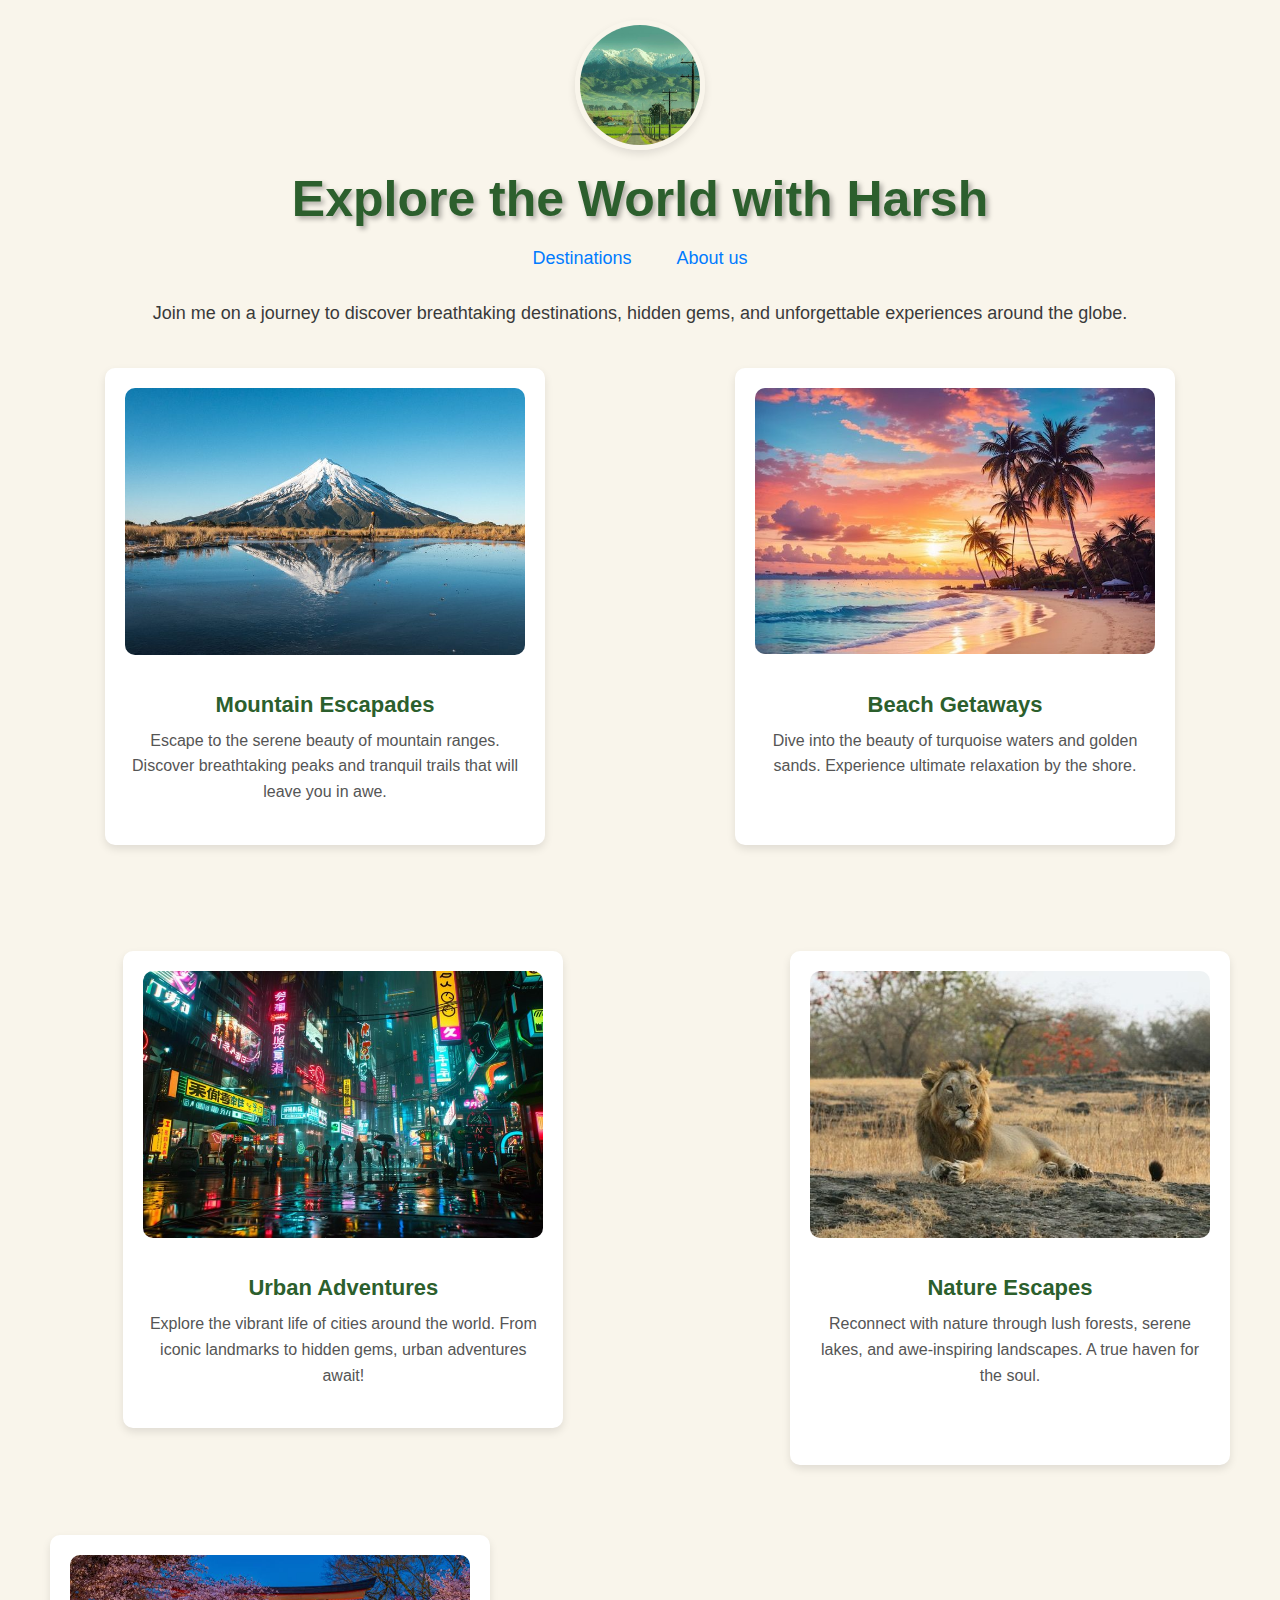
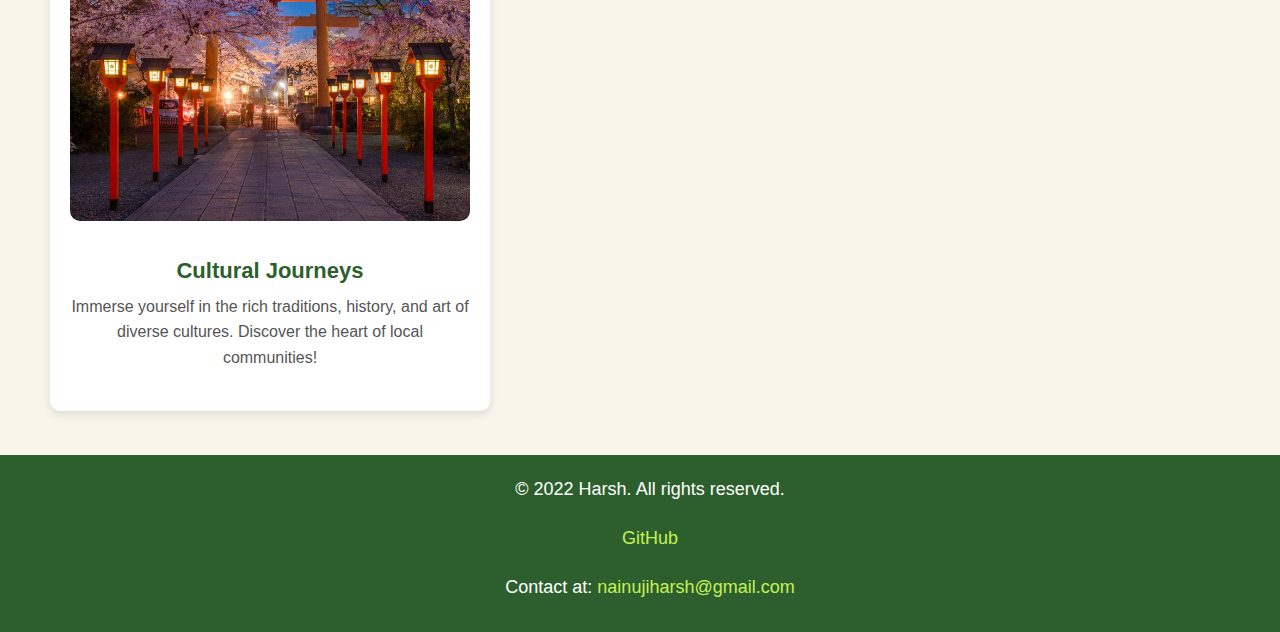
<file: index.html>
<!DOCTYPE html>
<html lang="en">

<head>
  <meta charset="UTF-8">
  <meta name="viewport" content="width=device-width, initial-scale=1.0">
  <title>Explore the World with Harsh</title>
  <link rel="preconnect" href="https://fonts.googleapis.com">
  <link rel="preconnect" href="https://fonts.gstatic.com" crossorigin>
  <link rel="stylesheet" href="./stylesheet.css">
</head>

<body>
  <div class="main">
    <img 
  class="logo" 
  src="./assets/logo.jpg" 
  alt="Travel Logo" 
  style="
    height: 120px; 
    width: 120px; 
    margin: 20px auto; 
    border: 5px solid #F9F5EB; 
    border-radius: 50%; 
    display: block; 
    box-shadow: 0 4px 8px rgba(0, 0, 0, 0.1);"
/>
    <h1>Explore the World with Harsh</h1>
    <nav>
      <ul>
          <li><a href="./Destinations.html">Destinations</a></li>
          <li><a href="./aboutus.html">About us</a></li>
      </ul>
    </nav>
    <p>Join me on a journey to discover breathtaking destinations, hidden gems, and unforgettable experiences around the globe.</p>
<div class="container">
    <div class="first card"   >
      <img class="tile-image" src="./assets/mountain.jpg" alt="Mountain Adventure">
      <h2 class="card-title">Mountain Escapades</h2>
      <p class="card-text">Escape to the serene beauty of mountain ranges. Discover breathtaking peaks and tranquil trails that will leave you in awe.</p>
    </div>

    <div class="second card">
      <img class="tile-imageD" src="./assets/beach.jpg" alt="Beach Getaways">
      <h2 class="card-title">Beach Getaways</h2>
      <p class="card-text">Dive into the beauty of turquoise waters and golden sands. Experience ultimate relaxation by the shore.</p>
    </div>

    <div class="thrid card" style="margin-top: 2%;">
      <img class="tile-image2" src="./assets/urban.jpg" alt="City Adventures">
      <h2 class="card-title">Urban Adventures</h2>
      <p class="card-text">Explore the vibrant life of cities around the world. From iconic landmarks to hidden gems, urban adventures await!</p>
    </div>

    <div class="fourth card" style="margin-top: 2%; margin-bottom: 2%; margin-right: 30px;">
      <img class="tile-image3" src="./assets/wildlife.jpg" alt="Nature Escapes">
      <h2 class="card-title">Nature Escapes</h2>
      <p class="card-text">Reconnect with nature through lush forests, serene lakes, and awe-inspiring landscapes. A true haven for the soul.</p>
    </div>

    <div class="fifth card" style="margin-top: 2%; margin-bottom: 2%; margin-left: 30px;">
      <img class="tile-image3" src="./assets/culture.jpg" alt="Cultural Journeys">
      <h2 class="card-title">Cultural Journeys</h2>
      <p class="card-text">Immerse yourself in the rich traditions, history, and art of diverse cultures. Discover the heart of local communities!</p>
    </div>
  </div>
</div>

  <footer >
    <p style="margin-top: 5px 0;color: #ffffff;">&copy; 2022 Harsh. All rights reserved.</p>
    <p style="margin-top: 5px 0;color: #ffffff;">
      <a href="https://github.com/Ketonanicolas" target="_blank" style="text-decoration: none; color: #c4f154;">GitHub</a>
    </p>
    <p style="margin-top: 5px 0; color: #ffffff;">Contact at: 
      <a href="mailto:nainujiharsh@gmail.com" style="text-decoration: none; color: #c4f154;">nainujiharsh@gmail.com</a>
    </p>
  </footer>
</body>

</html>
</file>
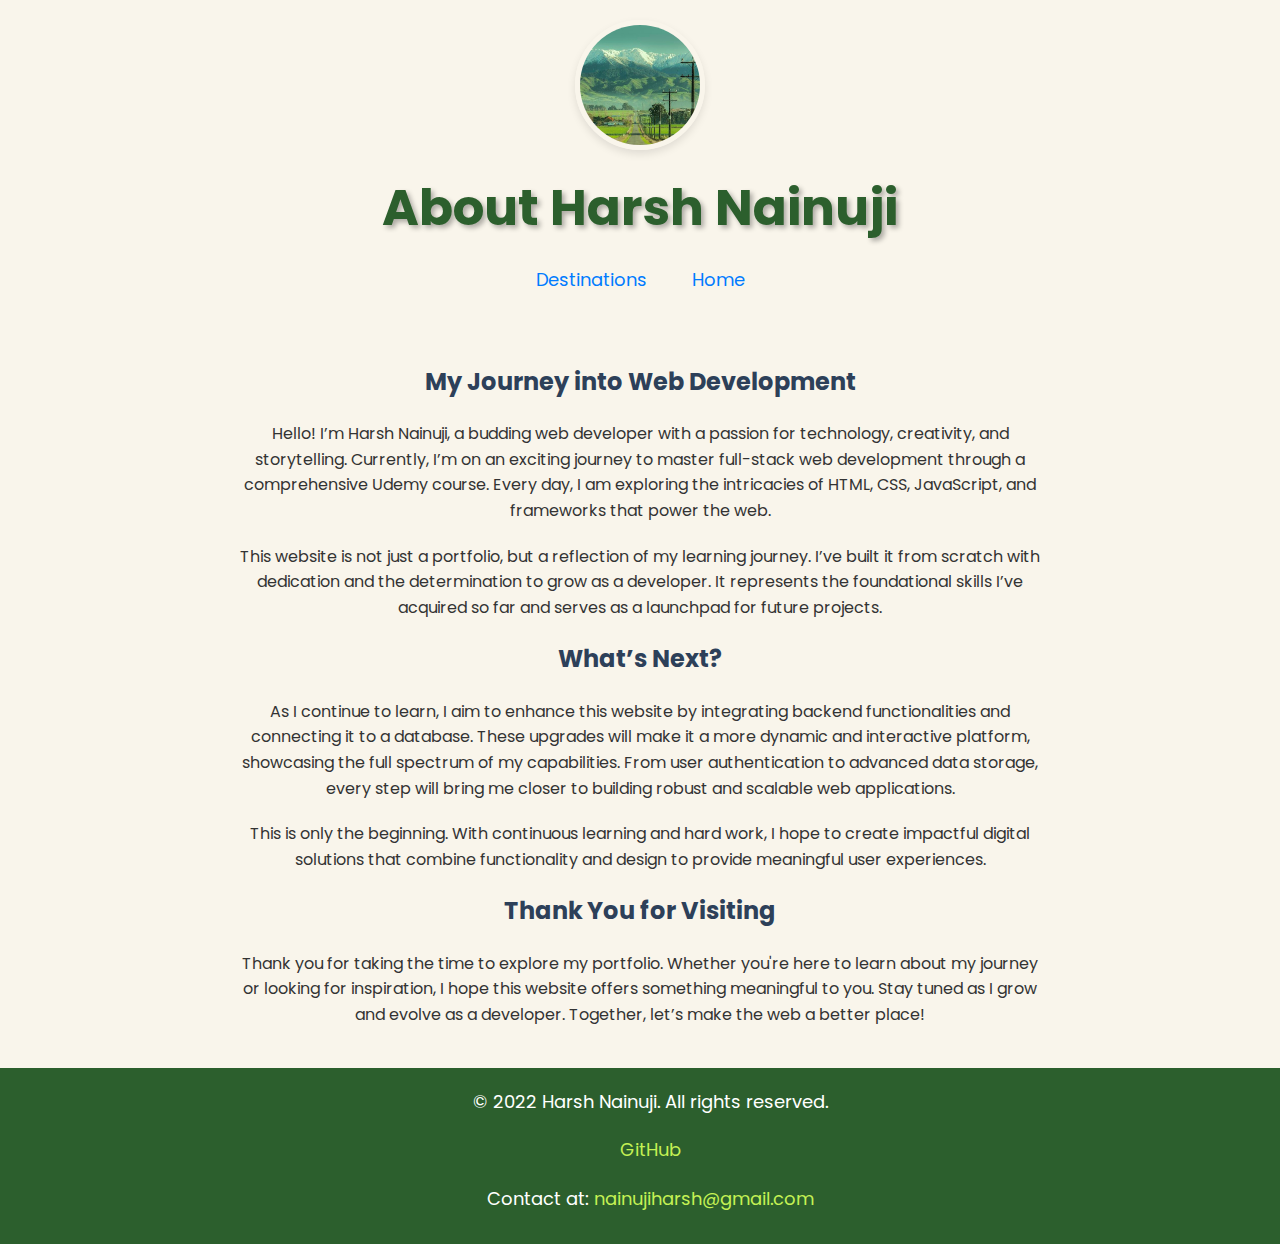
<file: aboutus.html>
<!DOCTYPE html>
<html lang="en">

<head>
  <meta charset="UTF-8">
  <meta name="viewport" content="width=device-width, initial-scale=1.0">
  <title>About Harsh | Explore the World</title>
  <link rel="preconnect" href="https://fonts.googleapis.com">
  <link rel="preconnect" href="https://fonts.gstatic.com" crossorigin>
  <link href="https://fonts.googleapis.com/css2?family=Poppins:wght@400;700&display=swap" rel="stylesheet">
  <link rel="stylesheet" href="./stylesheet.css">
</head>

<body>
  <div class="main">
    <img 
      class="logo" 
      src="./assets/logo.jpg" 
      alt="Travel Logo" 
      style="
        height: 120px; 
        width: 120px; 
        margin: 20px auto; 
        border: 5px solid #F9F5EB; 
        border-radius: 50%; 
        display: block; 
        box-shadow: 0 4px 8px rgba(0, 0, 0, 0.1);"
    />
    <h1>About Harsh Nainuji</h1>
    <nav>
      <ul>
        <li><a href="./Destinations.html">Destinations</a></li>
        <li><a href="./index.html">Home</a></li>
      </ul>
    </nav>

    <section class="about-content" style="font-family: 'Poppins', sans-serif; padding: 20px; line-height: 1.6; text-align: center; max-width: 800px; margin: 0 auto;">
      <h2 style="font-weight: 700; color: #2D4059; margin-bottom: 20px;">My Journey into Web Development</h2>
      <p style="font-size: 1rem; color: #333;">Hello! I’m Harsh Nainuji, a budding web developer with a passion for technology, creativity, and storytelling. Currently, I’m on an exciting journey to master full-stack web development through a comprehensive Udemy course. Every day, I am exploring the intricacies of HTML, CSS, JavaScript, and frameworks that power the web.</p>
      
      <p style="font-size: 1rem; color: #333;">This website is not just a portfolio, but a reflection of my learning journey. I’ve built it from scratch with dedication and the determination to grow as a developer. It represents the foundational skills I’ve acquired so far and serves as a launchpad for future projects.</p>

      <h2 style="font-weight: 700; color: #2D4059; margin: 20px 0;">What’s Next?</h2>
      <p style="font-size: 1rem; color: #333;">As I continue to learn, I aim to enhance this website by integrating backend functionalities and connecting it to a database. These upgrades will make it a more dynamic and interactive platform, showcasing the full spectrum of my capabilities. From user authentication to advanced data storage, every step will bring me closer to building robust and scalable web applications.</p>

      <p style="font-size: 1rem; color: #333;">This is only the beginning. With continuous learning and hard work, I hope to create impactful digital solutions that combine functionality and design to provide meaningful user experiences.</p>

      <h2 style="font-weight: 700; color: #2D4059; margin: 20px 0;">Thank You for Visiting</h2>
      <p style="font-size: 1rem; color: #333;">Thank you for taking the time to explore my portfolio. Whether you're here to learn about my journey or looking for inspiration, I hope this website offers something meaningful to you. Stay tuned as I grow and evolve as a developer. Together, let’s make the web a better place!</p>
    </section>
  </div>

  <footer>
    <p style="margin-top: 5px 0; color: #ffffff;">&copy; 2022 Harsh Nainuji. All rights reserved.</p>
    <p style="margin-top: 5px 0; color: #ffffff;">
      <a href="https://github.com/Ketonanicolas" target="_blank" style="text-decoration: none; color: #c4f154;">GitHub</a>
    </p>
    <p style="margin-top: 5px 0; color: #ffffff;">Contact at: 
      <a href="mailto:nainujiharsh@gmail.com" style="text-decoration: none; color: #c4f154;">nainujiharsh@gmail.com</a>
    </p>
  </footer>
</body>

</html>
</file>
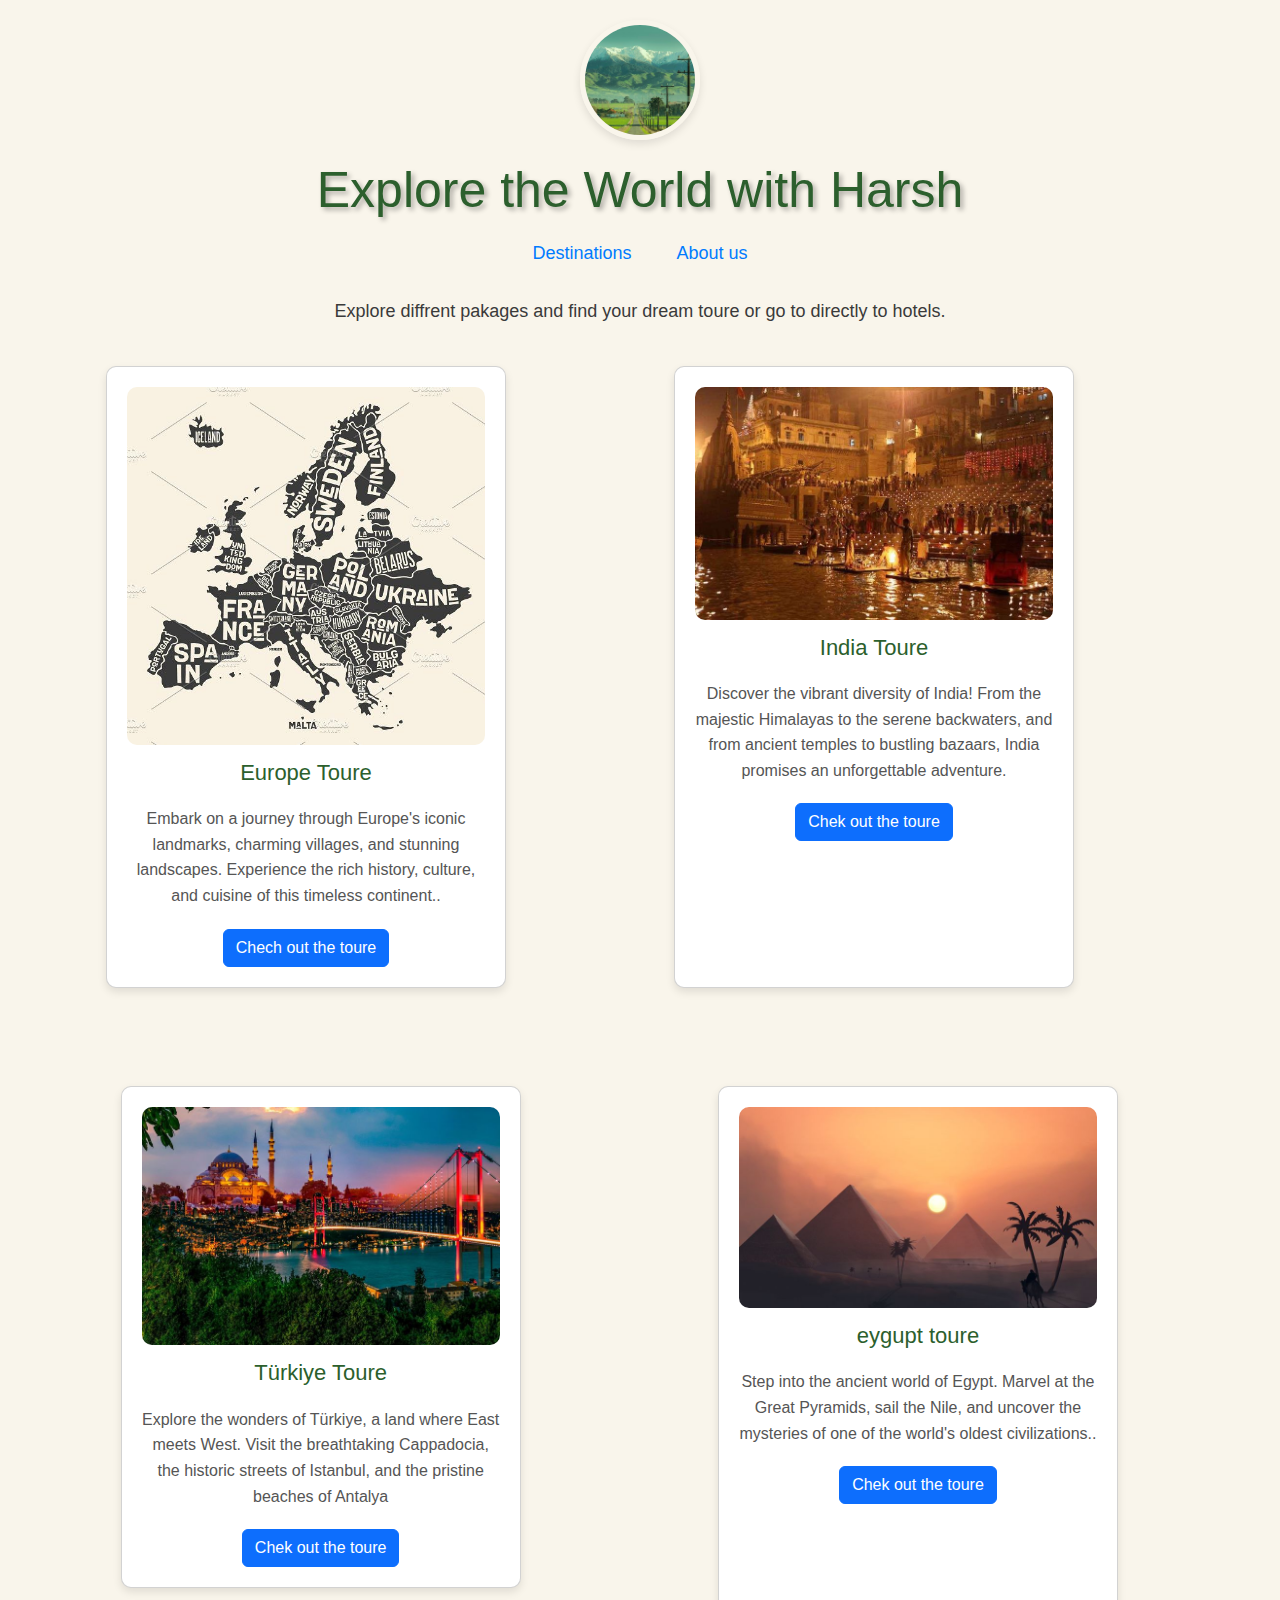
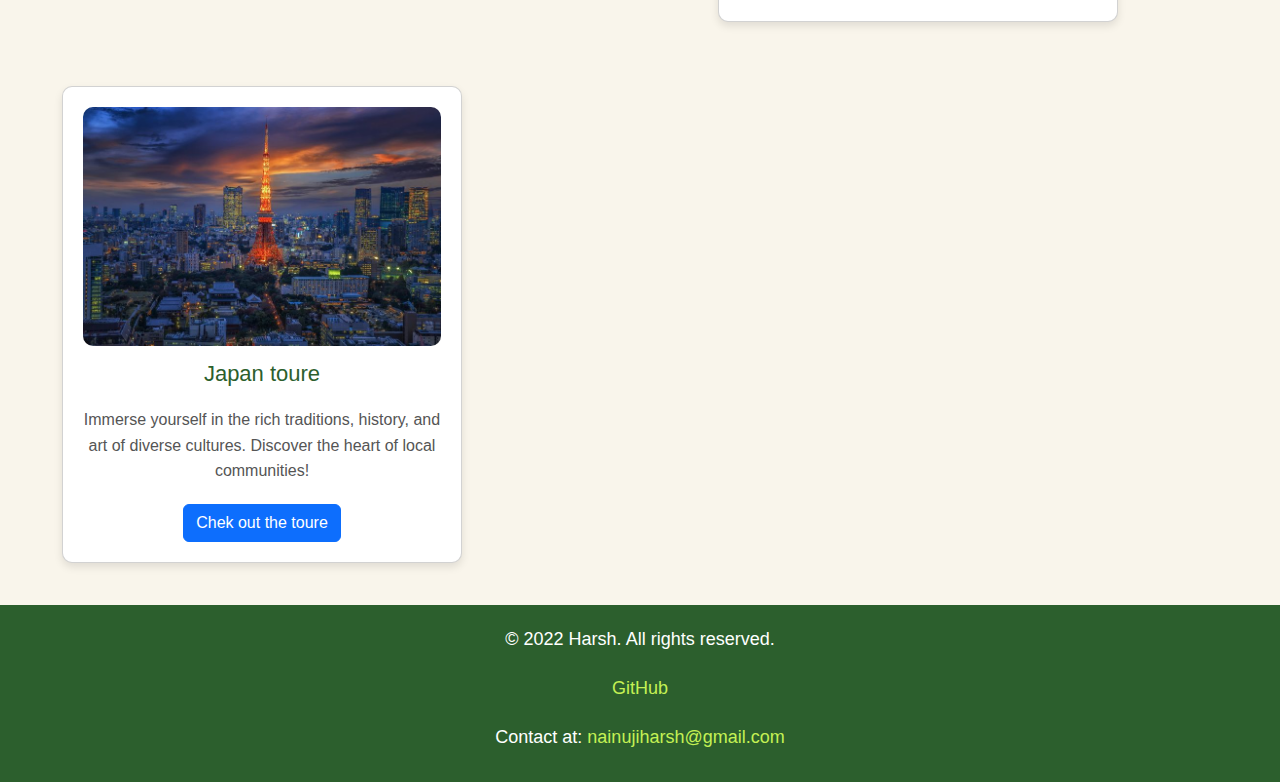
<file: Destinations.html>
<!DOCTYPE html>
<html lang="en">

<head>
  <meta charset="UTF-8">
  <meta name="viewport" content="width=device-width, initial-scale=1.0">
  <title>Explore the World with Harsh</title>
  <link href="https://cdn.jsdelivr.net/npm/bootstrap@5.3.3/dist/css/bootstrap.min.css" rel="stylesheet" integrity="sha384-QWTKZyjpPEjISv5WaRU9OFeRpok6YctnYmDr5pNlyT2bRjXh0JMhjY6hW+ALEwIH" crossorigin="anonymous">
  <link rel="stylesheet" href="./stylesheet.css">
  <link rel="preconnect" href="https://fonts.googleapis.com">
  <link rel="preconnect" href="https://fonts.gstatic.com" crossorigin>
</head>

<body>
  <div class="main">
    <img 
  class="logo" 
  src="./assets/logo.jpg" 
  alt="Travel Logo" 
  style="
    height: 120px; 
    width: 120px; 
    margin: 20px auto; 
    border: 5px solid #F9F5EB; 
    border-radius: 50%; 
    display: block; 
    box-shadow: 0 4px 8px rgba(0, 0, 0, 0.1);"
/>
    <h1>Explore the World with Harsh</h1>
    <nav>
      <ul>
          <li><a href="./Destinations.html">Destinations</a></li>
          <li><a href="./aboutus.html">About us</a></li>
      </ul>
    </nav>
    <p>Explore diffrent pakages and find your dream toure or go to directly to hotels.</p>
<div class="container">
    <div class="first card"   >
      <img class="tile-image" src="./assets/Europe, map.jpg" alt="Europe toure">
      <h2 class="card-title">Europe Toure</h2>
      <p class="card-text">Embark on a journey through Europe's iconic landmarks, charming villages, and stunning landscapes. Experience the rich history, culture, and cuisine of this timeless continent..</p>
      <a href="#"><button type="button" class="btn btn-primary">Chech out the toure</button></a>
    </div>

    <div class="second card">
      <img class="tile-imageD" src="./assets/India.jpg" alt="India">
      <h2 class="card-title">India Toure</h2>
      <p class="card-text">Discover the vibrant diversity of India! From the majestic Himalayas to the serene backwaters, and from ancient temples to bustling bazaars, India promises an unforgettable adventure.</p>
      <a href="#"><button type="button" class="btn btn-primary">Chek out the toure</button></a> 
    </div>

    <div class="thrid card" style="margin-top: 2%;">
      <img class="tile-image2" src="./assets/Türkiye.jpg" alt="Türkiye">
      <h2 class="card-title">Türkiye Toure</h2>
      <p class="card-text">Explore the wonders of Türkiye, a land where East meets West. Visit the breathtaking Cappadocia, the historic streets of Istanbul, and the pristine beaches of Antalya</p>
      <a href="#"><button type="button" class="btn btn-primary">Chek out the toure</button></a>
    </div>

    <div class="fourth card" style="margin-top: 2%; margin-bottom: 2%; margin-right: 30px;">
      <img class="tile-image3" src="./assets/eygupt.jpg" alt="eygupt">
      <h2 class="card-title">eygupt toure</h2>
      <p class="card-text">Step into the ancient world of Egypt. Marvel at the Great Pyramids, sail the Nile, and uncover the mysteries of one of the world's oldest civilizations..</p>
      <a href="#"><button type="button" class="btn btn-primary">Chek out the toure</button></a>
    </div>

    <div class="fifth card" style="margin-top: 2%; margin-bottom: 2%; margin-left: 30px;">
      <img class="tile-image3" src="./assets/japan.jpg" alt="japan">
      <h2 class="card-title">Japan toure</h2>
      <p class="card-text">Immerse yourself in the rich traditions, history, and art of diverse cultures. Discover the heart of local communities!</p>
      <a href="#"><button type="button" class="btn btn-primary">Chek out the toure</button></a>
    </div>
  </div>
</div>

  <footer >
    <p style="margin-top: 5px 0;color: #ffffff;">&copy; 2022 Harsh. All rights reserved.</p>
    <p style="margin-top: 5px 0;color: #ffffff;">
      <a href="https://github.com/Ketonanicolas" target="_blank" style="text-decoration: none; color: #c4f154;">GitHub</a>
    </p>
    <p style="margin-top: 5px 0; color: #ffffff;">Contact at: 
      <a href="mailto:nainujiharsh@gmail.com" style="text-decoration: none; color: #c4f154;">nainujiharsh@gmail.com</a>
    </p>
  </footer>
</body>

</html>
</file>
<file: stylesheet.css>
/* General Body Styling */
body {
    background-color: #F9F5EB; /* Light sandy background for a travel theme */
    font-family: 'Poppins', sans-serif; /* Modern and clean font */
    text-align: center;
    margin: 0;
    padding: 0;
    
}

/* Header */
h1 {
    color: #2C5F2D; /* Earthy green tone */
    text-shadow: 3px 3px 5px rgba(0, 0, 0, 0.3);
    font-size: 50px;
    margin: 20px 0;
    animation: fade-in 2s ease-in-out;
}

/* Paragraph Text */
p {
    color: #3A3A3A; /* Neutral gray for readability */
    font-size: 18px;
    line-height: 1.6;
    margin: 10px 0 20px;
}

/* Navigation Menu */
nav ul {
    list-style-type: none;
    padding: 0;
    display: flex;
    justify-content: center;
    gap: 15px;
    margin-bottom: 30px;
}

nav ul li {
    display: inline;
}

nav ul li a {
    text-decoration: none;
    font-size: 18px;
    color: #007BFF; /* Bright blue for links */
    padding: 8px 15px;
    border-radius: 5px;
    transition: background-color 0.3s ease;
}

nav ul li a:hover {
    background-color: #007BFF; 
    color: #FFF; 
}
nav ul li a:visited{
    color: #8e5723; 
    background-color: #90b7e0; 
}


.container{
    display: flex; /* Use Flexbox */
    flex-wrap: wrap; /* Allow cards to wrap to the next line */
    justify-content: flex-start; /* Align cards to the left */
    gap: 20px; /* Space between cards */
    margin: 20px
}
/* Cards */
.card {
    background-color: #FFF;
    box-shadow: 0 4px 8px rgba(0, 0, 0, 0.1);
    border-radius: 10px;
    margin: 20px auto;
    padding: 20px;
    max-width: 400px;
    text-align: center;
    overflow: hidden;
    margin-bottom: 5%;
}


.card img {
    width: 100%;
    height: auto;
    border-radius: 10px;
    margin-bottom: 15px;
    
}

.card-title {
    color: #2C5F2D; /* Matching green tone for consistency */
    font-size: 22px;
    margin-bottom: 10px;
}


.card-text {
    color: #555; /* Soft gray for readability */
    font-size: 16px;
}



/* Footer */
footer {
    background-color: #2C5F2D; 
    color: #FFF;
    padding: 10px;
    font-size: 14px;
    position: flexible;
    height: auto;
   width: 100%;;
   justify-content: center;
   justify-items: center;
    bottom: 0;
    
}



/* Animations */
@keyframes fade-in {
    from {
        opacity: 0;
    }
    to {
        opacity: 1;
    }
}
</file>
